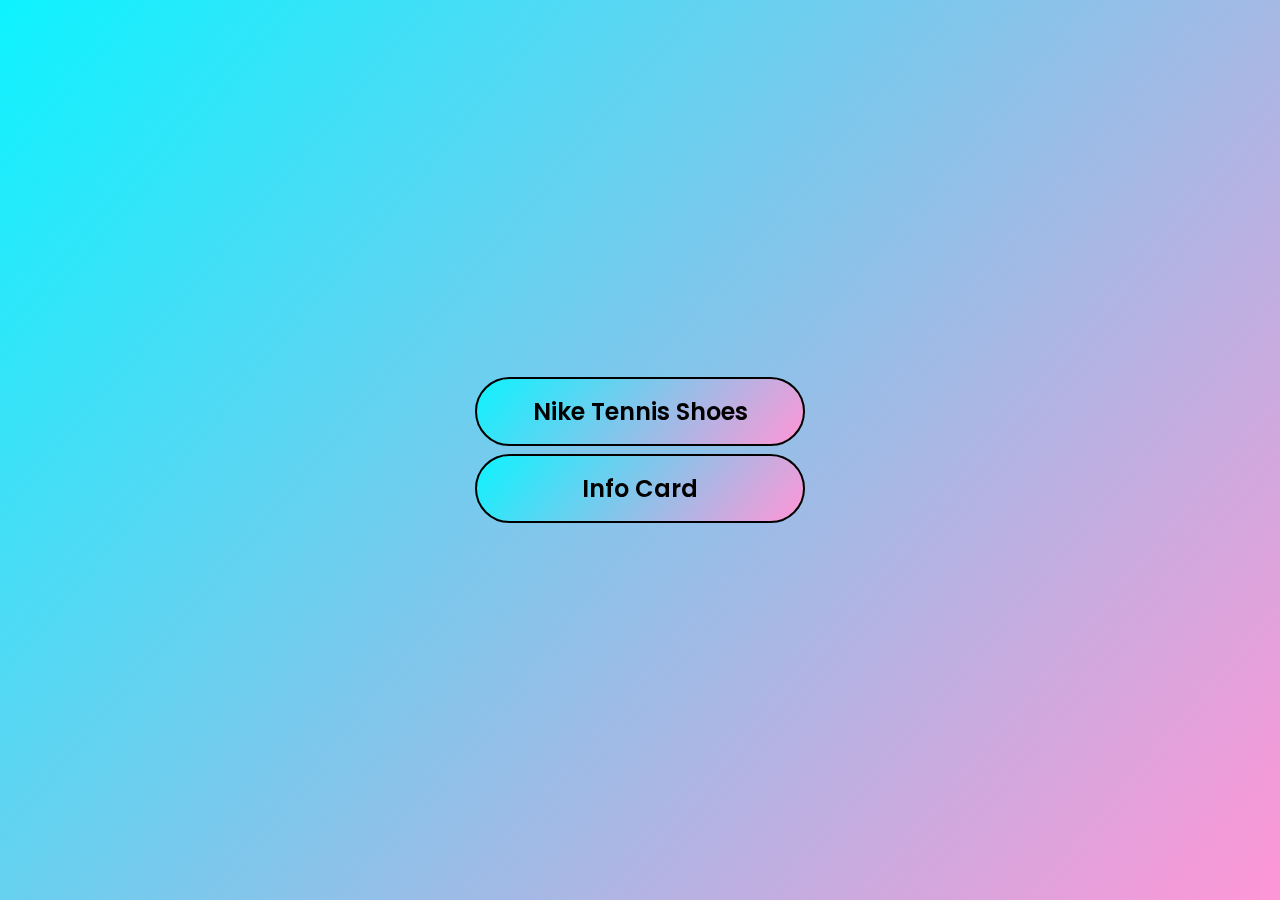
<file: index.html>
<!DOCTYPE html>
<html lang="en">
    <head>
        <meta charset="UTF-8" />
        <meta http-equiv="X-UA-Compatible" content="IE=edge" />
        <meta name="viewport" content="width=device-width, initial-scale=1.0" />
        <title>3d Cards</title>
        <link
            href="https://fonts.googleapis.com/css2?family=Poppins:wght@400;500;600;700&display=swap"
            rel="stylesheet"
        />
        <link rel="stylesheet" href="style.css" />
    </head>
    <body>
        <div class="container">
            <button>
                <a href="/niketennis/index.html" target="none">
                    Nike Tennis Shoes
                </a>
            </button>
            <button>
                <a href="/infocard/index2.html" target="none">
                    Info Card
                </a>
            </button>
        </div>
    </body>
</html>
</file>
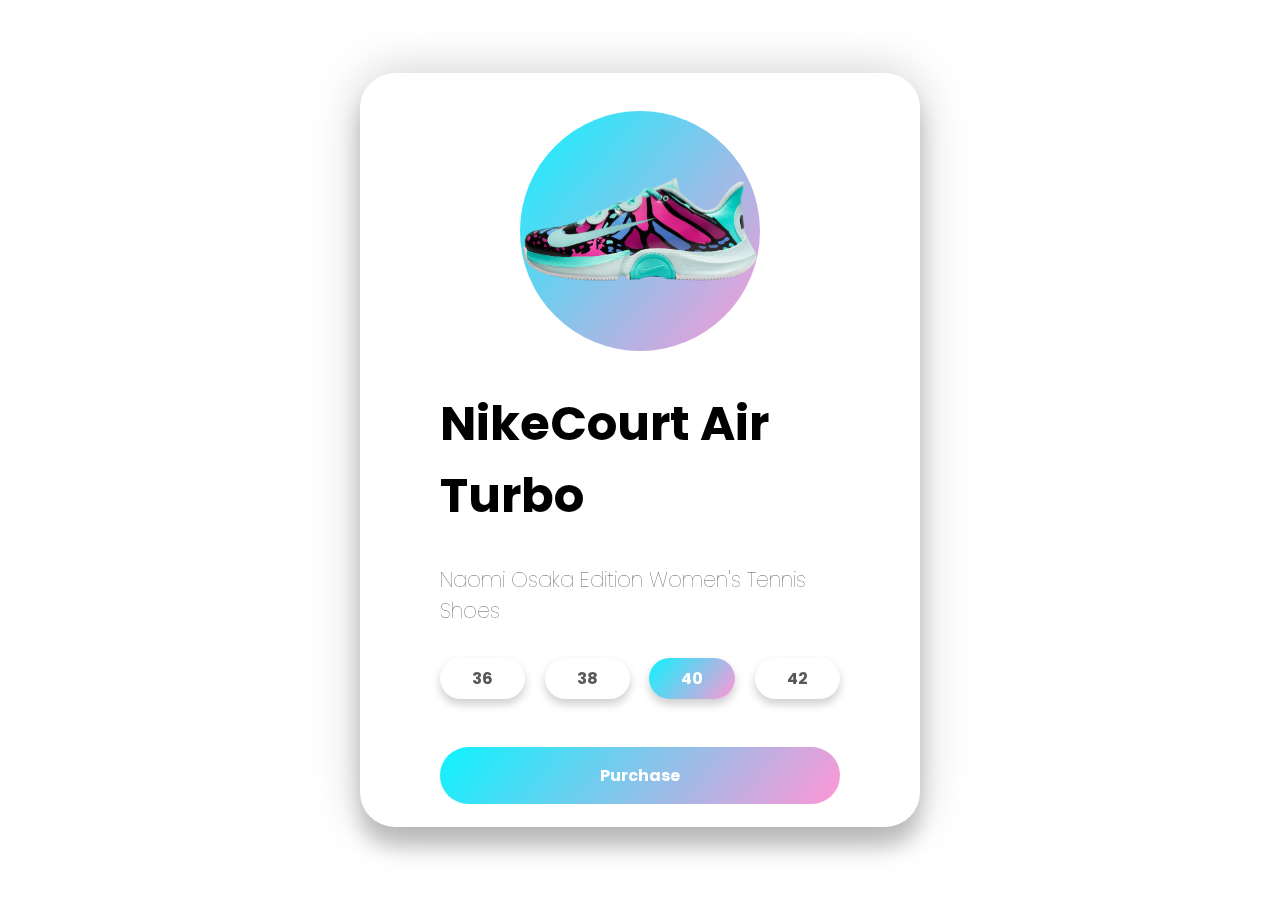
<file: niketennis/index.html>
<!DOCTYPE html>
<html lang="en">
    <head>
        <meta charset="UTF-8" />
        <meta name="viewport" content="width=device-width, initial-scale=1.0" />
        <title>3d Card Effect</title>
        <link
            href="https://fonts.googleapis.com/css2?family=Poppins:wght@400;500;600;700&display=swap"
            rel="stylesheet"
        />
        <link rel="stylesheet" href="./style.css" />
    </head>
    <body>
        <div class="container">
            <div class="card">
                <div class="sneaker">
                    <div class="circle"></div>
                    <img src="./niketennis.png" alt="" />
                </div>
                <div class="info">
                    <h1 class="title">NikeCourt Air Turbo</h1>
                    <h3>Naomi Osaka Edition Women's Tennis Shoes</h3>
                    <div class="sizes">
                        <button>36</button>
                        <button>38</button>
                        <button class="active">40</button>
                        <button>42</button>
                    </div>
                    <div class="purchase">
                        <button>Purchase</button>
                    </div>
                </div>
            </div>
        </div>

        <script src="script.js"></script>
    </body>
</html>
</file>
<file: style.css>
* {
    margin: 0;
    padding: 0;
    box-sizing: border-box;
    font-family: Poppins;
}

body {
    background: linear-gradient(130deg, #0df3ff, #ff96d6);
    font-family: "Poppins", sans-serif;
    min-height: 100vh;
    display: flex;
    align-items: center;
    justify-content: center;
    perspective: 1000px;
}

.container {
    transform-style: preserve-3d;
    width: 50%;
    display: flex;
    flex-direction: column;
    justify-content: center;
    align-items: center;
}

button {
    background: linear-gradient(130deg, #0df3ff, #ff96d6);
    border-radius: 40px;
    border:2px solid black;
    outline: none;
    color: white;
    padding: 15px 32px;
    text-align: center;
    text-decoration: none;
    display: inline-block;
    font-size: 16px;
    margin: 4px 2px;
    cursor: pointer;
    width: 330px;
}

a {
    text-decoration: none;
    color:black;
    font-weight: 600;
    font-size: 1.5rem;
}
</file>
<file: niketennis/style.css>
* {
    margin: 0;
    padding: 0;
    box-sizing: border-box;
}

body {
    font-family: "Poppins", sans-serif;
    min-height: 100vh;
    display: flex;
    align-items: center;
    justify-content: center;
    perspective: 1000px;
}

.container {
    transform-style: preserve-3d;
    width: 50%;
    display: flex;
    justify-content: center;
    align-items: center;
}

.card {
    transform-style: preserve-3d;
    min-height: 80vh;
    width: 35rem;
    border-radius: 35px;
    padding: 0rem 5rem;
    box-shadow: 0 20px 20px rgba(0, 0, 0, 0.2), 0px 0px 50px rgba(0, 0, 0, 0.2);
}

.sneaker {
    transform-style: preserve-3d;
    min-height: 35vh;
    display: flex;
    align-items: center;
    justify-content: center;
}

.sneaker img {
    width: 15rem;
    z-index: 2;
}

.circle {
    width: 15rem;
    height: 15rem;
    background: rgb(255, 150, 214);
    background: linear-gradient(130deg, #0df3ff, #ff96d6);
    position: absolute;
    border-radius: 50%;
    z-index: 1;
}

.info {
    transform-style: preserve-3d;
}

.info h1 {
    font-size: 3rem;
    transition: all 0.75s ease-out;
}
.info h3 {
    font-size: 1.3rem;
    padding: 2rem 0rem;
    color: #585858;
    font-weight: lighter;
    transition: all 0.75s ease-out;
}
.sizes {
    display: flex;
    justify-content: space-between;
    transition: all 0.75s ease-out;
}
.sizes button {
    padding: 0.5rem 2rem;
    background: none;
    border: none;
    font-family: "POPPINS";
    font-size: 16px;
    box-shadow: 0px 5px 10px rgba(0, 0, 0, 0.2);
    border-radius: 30px;
    cursor: pointer;
    font-weight: bold;
    color: #585858;
}
button.active {
    background: rgb(255, 150, 214);
    background: linear-gradient(130deg, #0df3ff, #ff96d6);
    color: white;
}
.purchase {
    margin-top: 3rem;
    transition: all 0.75s ease-out;
}
.purchase button {
    font-family: "Poppins";
    font-size: 16px;
    width: 100%;
    padding: 1rem 0rem;
    background: linear-gradient(130deg, #0df3ff, #ff96d6);
    border: none;
    color: white;
    margin-bottom: 23px;
    cursor: pointer;
    border-radius: 30px;
    font-weight: bolder;
}
</file>
